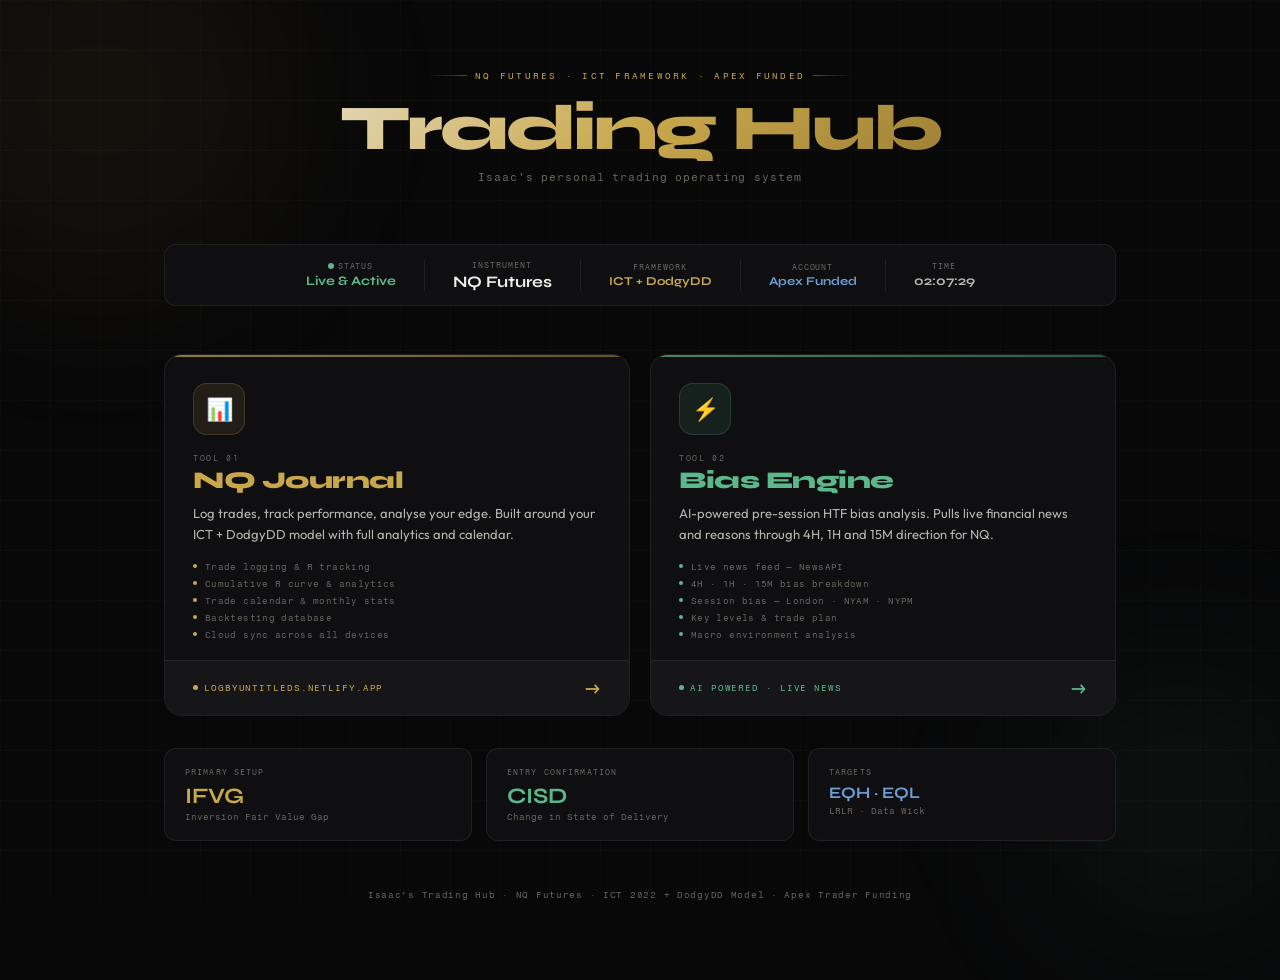
<file: index.html.html>
<!DOCTYPE html>
<html lang="en">
<head>
<meta charset="UTF-8">
<meta name="viewport" content="width=device-width, initial-scale=1.0">
<title>Isaac's Trading Hub</title>
<link href="https://fonts.googleapis.com/css2?family=Syne:wght@400;600;700;800&family=Fragment+Mono&family=Outfit:wght@300;400;500;600;700&display=swap" rel="stylesheet">
<style>
  :root {
    --bg:      #080809;
    --bg2:     #0f0f11;
    --bg3:     #161618;
    --bg4:     #1e1e21;
    --border:  rgba(255,255,255,0.07);
    --border2: rgba(255,255,255,0.14);
    --text:    #f0ede8;
    --text2:   #b8b4ae;
    --muted:   #6b6760;
    --gold:    #c9a84c;
    --gold2:   rgba(201,168,76,0.1);
    --gold3:   rgba(201,168,76,0.2);
    --win:     #5cb88a;
    --loss:    #c96a6a;
    --blue:    #6b9fd4;
  }

  * { margin:0; padding:0; box-sizing:border-box; }

  body {
    font-family: 'Outfit', sans-serif;
    background: var(--bg);
    color: var(--text);
    min-height: 100vh;
    display: flex;
    flex-direction: column;
    overflow-x: hidden;
  }

  /* Animated background grid */
  body::before {
    content: '';
    position: fixed; inset: 0;
    background-image:
      linear-gradient(rgba(201,168,76,0.03) 1px, transparent 1px),
      linear-gradient(90deg, rgba(201,168,76,0.03) 1px, transparent 1px);
    background-size: 50px 50px;
    pointer-events: none; z-index: 0;
    animation: gridShift 20s linear infinite;
  }

  @keyframes gridShift {
    0% { background-position: 0 0; }
    100% { background-position: 50px 50px; }
  }

  /* Glow orbs */
  .orb {
    position: fixed;
    border-radius: 50%;
    filter: blur(80px);
    pointer-events: none;
    z-index: 0;
    animation: orbFloat 8s ease-in-out infinite;
  }
  .orb1 {
    width: 400px; height: 400px;
    background: rgba(201,168,76,0.06);
    top: -100px; left: -100px;
  }
  .orb2 {
    width: 300px; height: 300px;
    background: rgba(92,184,138,0.05);
    bottom: -50px; right: -50px;
    animation-delay: -4s;
  }
  @keyframes orbFloat {
    0%,100% { transform: translate(0,0); }
    50% { transform: translate(20px, 20px); }
  }

  .page {
    position: relative; z-index: 1;
    max-width: 1000px;
    margin: 0 auto;
    padding: 60px 24px 80px;
    flex: 1;
    display: flex;
    flex-direction: column;
  }

  /* ── HEADER ── */
  .header {
    text-align: center;
    margin-bottom: 60px;
    animation: fadeDown 0.7s ease both;
  }

  .header-tag {
    display: inline-flex; align-items: center; gap: 8px;
    font-family: 'Fragment Mono', monospace;
    font-size: 9px; letter-spacing: 0.25em;
    text-transform: uppercase; color: var(--gold);
    margin-bottom: 16px;
    animation: fadeDown 0.5s ease both;
  }
  .header-tag::before, .header-tag::after {
    content: ''; width: 40px; height: 1px;
    background: linear-gradient(90deg, transparent, var(--gold));
    opacity: 0.4;
  }
  .header-tag::after { transform: scaleX(-1); }

  .header-name {
    font-family: 'Syne', sans-serif;
    font-size: clamp(36px, 7vw, 64px);
    font-weight: 800;
    letter-spacing: -0.04em;
    line-height: 1;
    background: linear-gradient(135deg, #f0ede8 0%, #c9a84c 50%, #8a6d2a 100%);
    -webkit-background-clip: text; -webkit-text-fill-color: transparent;
    background-clip: text;
    margin-bottom: 10px;
  }

  .header-sub {
    font-family: 'Fragment Mono', monospace;
    font-size: 11px; color: var(--muted);
    letter-spacing: 0.08em;
  }

  /* ── LIVE STATS BAR ── */
  .stats-bar {
    display: flex; align-items: center; justify-content: center;
    gap: 28px; flex-wrap: wrap;
    background: var(--bg2);
    border: 1px solid var(--border);
    border-radius: 12px;
    padding: 14px 24px;
    margin-bottom: 48px;
    animation: fadeUp 0.5s 0.2s ease both;
  }
  .sb-item {
    display: flex; flex-direction: column; align-items: center; gap: 2px;
  }
  .sb-lbl {
    font-family: 'Fragment Mono', monospace;
    font-size: 8px; letter-spacing: 0.12em;
    text-transform: uppercase; color: var(--muted);
  }
  .sb-val {
    font-family: 'Syne', sans-serif;
    font-size: 16px; font-weight: 700;
  }
  .sb-divider { width: 1px; height: 32px; background: var(--border); }
  .live-dot {
    width: 6px; height: 6px; border-radius: 50%;
    background: var(--win);
    animation: livePulse 1.5s ease infinite;
    display: inline-block; margin-right: 4px;
  }
  @keyframes livePulse {
    0%,100% { opacity:1; box-shadow: 0 0 0 0 rgba(92,184,138,0.4); }
    50% { opacity:0.7; box-shadow: 0 0 0 5px rgba(92,184,138,0); }
  }

  /* ── APP CARDS ── */
  .apps-grid {
    display: grid;
    grid-template-columns: 1fr 1fr;
    gap: 20px;
    margin-bottom: 32px;
  }

  .app-card {
    background: var(--bg2);
    border: 1px solid var(--border);
    border-radius: 18px;
    overflow: hidden;
    position: relative;
    cursor: pointer;
    transition: all 0.3s cubic-bezier(0.34, 1.56, 0.64, 1);
    text-decoration: none;
    display: flex; flex-direction: column;
    animation: fadeUp 0.6s ease both;
  }
  .app-card:nth-child(1) { animation-delay: 0.1s; }
  .app-card:nth-child(2) { animation-delay: 0.2s; }
  .app-card:hover {
    transform: translateY(-6px);
    border-color: var(--border2);
    box-shadow: 0 20px 60px rgba(0,0,0,0.5);
  }

  /* Card accent top bar */
  .app-card::before {
    content: '';
    position: absolute; top: 0; left: 0; right: 0;
    height: 2px;
    transition: opacity 0.3s;
    opacity: 0.7;
  }
  .app-card:hover::before { opacity: 1; }
  .card-journal::before { background: linear-gradient(90deg, var(--gold), #8a6d2a); }
  .card-bias::before { background: linear-gradient(90deg, var(--win), #2d7a5a); }

  .card-top {
    padding: 28px 28px 20px;
    flex: 1;
  }

  .card-icon {
    width: 52px; height: 52px;
    border-radius: 14px;
    display: flex; align-items: center; justify-content: center;
    font-size: 22px; margin-bottom: 18px;
    position: relative;
  }
  .card-journal .card-icon {
    background: rgba(201,168,76,0.1);
    border: 1px solid rgba(201,168,76,0.2);
  }
  .card-bias .card-icon {
    background: rgba(92,184,138,0.1);
    border: 1px solid rgba(92,184,138,0.2);
  }

  .card-label {
    font-family: 'Fragment Mono', monospace;
    font-size: 8px; letter-spacing: 0.2em;
    text-transform: uppercase; color: var(--muted);
    margin-bottom: 6px;
  }
  .card-title {
    font-family: 'Syne', sans-serif;
    font-size: 24px; font-weight: 800;
    letter-spacing: -0.02em; line-height: 1;
    margin-bottom: 10px;
  }
  .card-journal .card-title { color: var(--gold); }
  .card-bias .card-title { color: var(--win); }

  .card-desc {
    font-size: 13px; color: var(--text2);
    line-height: 1.6; font-weight: 400;
    margin-bottom: 16px;
  }

  .card-features {
    display: flex; flex-direction: column; gap: 6px;
  }
  .card-feature {
    display: flex; align-items: center; gap: 8px;
    font-family: 'Fragment Mono', monospace;
    font-size: 9px; color: var(--muted);
    letter-spacing: 0.04em;
  }
  .cf-dot {
    width: 4px; height: 4px; border-radius: 50%;
    flex-shrink: 0;
  }
  .card-journal .cf-dot { background: var(--gold); }
  .card-bias .cf-dot { background: var(--win); }

  .card-bottom {
    padding: 16px 28px;
    border-top: 1px solid var(--border);
    display: flex; align-items: center; justify-content: space-between;
    background: var(--bg3);
  }

  .card-status {
    font-family: 'Fragment Mono', monospace;
    font-size: 9px; letter-spacing: 0.1em;
    text-transform: uppercase;
    display: flex; align-items: center; gap: 6px;
  }
  .status-dot {
    width: 5px; height: 5px; border-radius: 50%;
    background: var(--win);
    animation: livePulse 2s ease infinite;
  }

  .card-arrow {
    font-family: 'Syne', sans-serif;
    font-size: 18px; font-weight: 700;
    transition: transform 0.2s;
  }
  .card-journal .card-arrow { color: var(--gold); }
  .card-bias .card-arrow { color: var(--win); }
  .app-card:hover .card-arrow { transform: translateX(4px); }

  /* ── BOTTOM CARDS ── */
  .bottom-grid {
    display: grid;
    grid-template-columns: repeat(3, 1fr);
    gap: 14px;
    animation: fadeUp 0.6s 0.3s ease both;
  }

  .info-card {
    background: var(--bg2);
    border: 1px solid var(--border);
    border-radius: 12px;
    padding: 18px 20px;
    transition: border-color 0.2s;
  }
  .info-card:hover { border-color: var(--border2); }

  .ic-lbl {
    font-family: 'Fragment Mono', monospace;
    font-size: 8px; letter-spacing: 0.14em;
    text-transform: uppercase; color: var(--muted);
    margin-bottom: 8px;
  }
  .ic-val {
    font-family: 'Syne', sans-serif;
    font-size: 22px; font-weight: 700;
    line-height: 1; margin-bottom: 4px;
  }
  .ic-sub {
    font-family: 'Fragment Mono', monospace;
    font-size: 9px; color: var(--muted);
  }

  /* ── FOOTER ── */
  .footer {
    text-align: center;
    margin-top: 48px;
    font-family: 'Fragment Mono', monospace;
    font-size: 9px; color: var(--muted);
    letter-spacing: 0.08em;
    animation: fadeUp 0.5s 0.4s ease both;
  }

  /* ── ANIMATIONS ── */
  @keyframes fadeDown { from{opacity:0;transform:translateY(-16px)} to{opacity:1;transform:none} }
  @keyframes fadeUp   { from{opacity:0;transform:translateY(16px)} to{opacity:1;transform:none} }

  /* ── MOBILE ── */
  @media (max-width: 600px) {
    .apps-grid { grid-template-columns: 1fr; }
    .bottom-grid { grid-template-columns: 1fr; }
    .stats-bar { gap: 16px; }
    .sb-divider { display: none; }
    .page { padding: 40px 16px 60px; }
  }
</style>
</head>
<body>

<div class="orb orb1"></div>
<div class="orb orb2"></div>

<div class="page">

  <!-- Header -->
  <div class="header">
    <div class="header-tag">NQ Futures · ICT Framework · Apex Funded</div>
    <div class="header-name">Trading Hub</div>
    <div class="header-sub">Isaac's personal trading operating system</div>
  </div>

  <!-- Stats bar -->
  <div class="stats-bar">
    <div class="sb-item">
      <div class="sb-lbl"><span class="live-dot"></span>Status</div>
      <div class="sb-val" style="color:var(--win);font-size:13px;">Live & Active</div>
    </div>
    <div class="sb-divider"></div>
    <div class="sb-item">
      <div class="sb-lbl">Instrument</div>
      <div class="sb-val" style="color:var(--text);">NQ Futures</div>
    </div>
    <div class="sb-divider"></div>
    <div class="sb-item">
      <div class="sb-lbl">Framework</div>
      <div class="sb-val" style="color:var(--gold);font-size:12px;">ICT + DodgyDD</div>
    </div>
    <div class="sb-divider"></div>
    <div class="sb-item">
      <div class="sb-lbl">Account</div>
      <div class="sb-val" style="color:var(--blue);font-size:12px;">Apex Funded</div>
    </div>
    <div class="sb-divider"></div>
    <div class="sb-item">
      <div class="sb-lbl">Time</div>
      <div class="sb-val" style="color:var(--text2);font-size:13px;" id="clock">—</div>
    </div>
  </div>

  <!-- App Cards -->
  <div class="apps-grid">

    <!-- Journal -->
    <a class="app-card card-journal" href="https://logbyuntitleds.netlify.app" target="_blank">
      <div class="card-top">
        <div class="card-icon">📊</div>
        <div class="card-label">Tool 01</div>
        <div class="card-title">NQ Journal</div>
        <div class="card-desc">Log trades, track performance, analyse your edge. Built around your ICT + DodgyDD model with full analytics and calendar.</div>
        <div class="card-features">
          <div class="card-feature"><div class="cf-dot"></div>Trade logging & R tracking</div>
          <div class="card-feature"><div class="cf-dot"></div>Cumulative R curve & analytics</div>
          <div class="card-feature"><div class="cf-dot"></div>Trade calendar & monthly stats</div>
          <div class="card-feature"><div class="cf-dot"></div>Backtesting database</div>
          <div class="card-feature"><div class="cf-dot"></div>Cloud sync across all devices</div>
        </div>
      </div>
      <div class="card-bottom">
        <div class="card-status card-journal" style="color:var(--gold);">
          <div class="status-dot" style="background:var(--gold);"></div>
          logbyuntitleds.netlify.app
        </div>
        <div class="card-arrow">→</div>
      </div>
    </a>

    <!-- Bias Engine -->
    <a class="app-card card-bias" href="https://neon-otter-a2d643.netlify.app" target="_blank">
      <div class="card-top">
        <div class="card-icon">⚡</div>
        <div class="card-label">Tool 02</div>
        <div class="card-title">Bias Engine</div>
        <div class="card-desc">AI-powered pre-session HTF bias analysis. Pulls live financial news and reasons through 4H, 1H and 15M direction for NQ.</div>
        <div class="card-features">
          <div class="card-feature"><div class="cf-dot"></div>Live news feed — NewsAPI</div>
          <div class="card-feature"><div class="cf-dot"></div>4H · 1H · 15M bias breakdown</div>
          <div class="card-feature"><div class="cf-dot"></div>Session bias — London · NYAM · NYPM</div>
          <div class="card-feature"><div class="cf-dot"></div>Key levels & trade plan</div>
          <div class="card-feature"><div class="cf-dot"></div>Macro environment analysis</div>
        </div>
      </div>
      <div class="card-bottom">
        <div class="card-status" style="color:var(--win);">
          <div class="status-dot"></div>
          AI Powered · Live News
        </div>
        <div class="card-arrow">→</div>
      </div>
    </a>

  </div>

  <!-- Bottom info cards -->
  <div class="bottom-grid">
    <div class="info-card">
      <div class="ic-lbl">Primary Setup</div>
      <div class="ic-val" style="color:var(--gold);">IFVG</div>
      <div class="ic-sub">Inversion Fair Value Gap</div>
    </div>
    <div class="info-card">
      <div class="ic-lbl">Entry Confirmation</div>
      <div class="ic-val" style="color:var(--win);">CISD</div>
      <div class="ic-sub">Change in State of Delivery</div>
    </div>
    <div class="info-card">
      <div class="ic-lbl">Targets</div>
      <div class="ic-val" style="color:var(--blue);font-size:16px;">EQH · EQL</div>
      <div class="ic-sub">LRLR · Data Wick</div>
    </div>
  </div>

  <!-- Footer -->
  <div class="footer">
    Isaac's Trading Hub · NQ Futures · ICT 2022 + DodgyDD Model · Apex Trader Funding
  </div>

</div>

<script>
  // Clock
  function tick() {
    const n = new Date();
    document.getElementById('clock').textContent =
      n.toLocaleTimeString('en-GB', { hour:'2-digit', minute:'2-digit', second:'2-digit' });
  }
  tick(); setInterval(tick, 1000);
</script>

</body>
</html>
</file>
